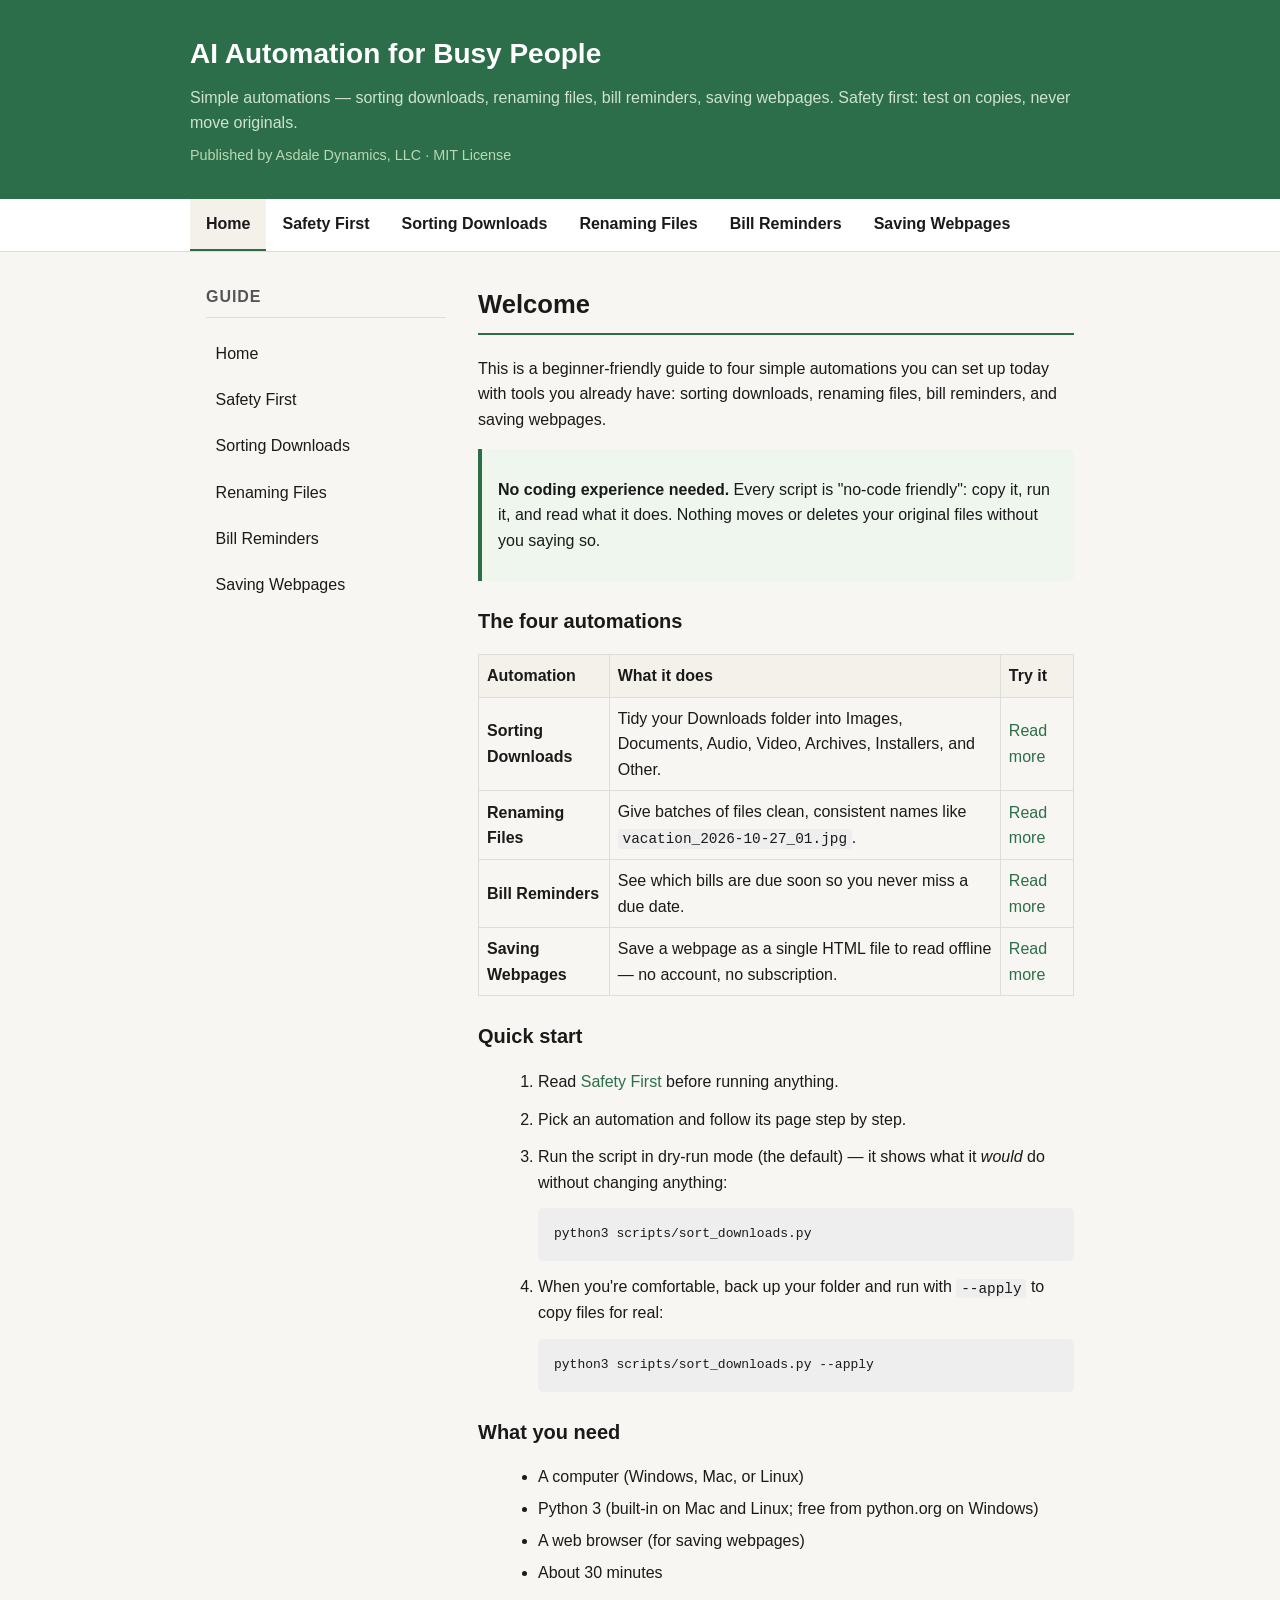
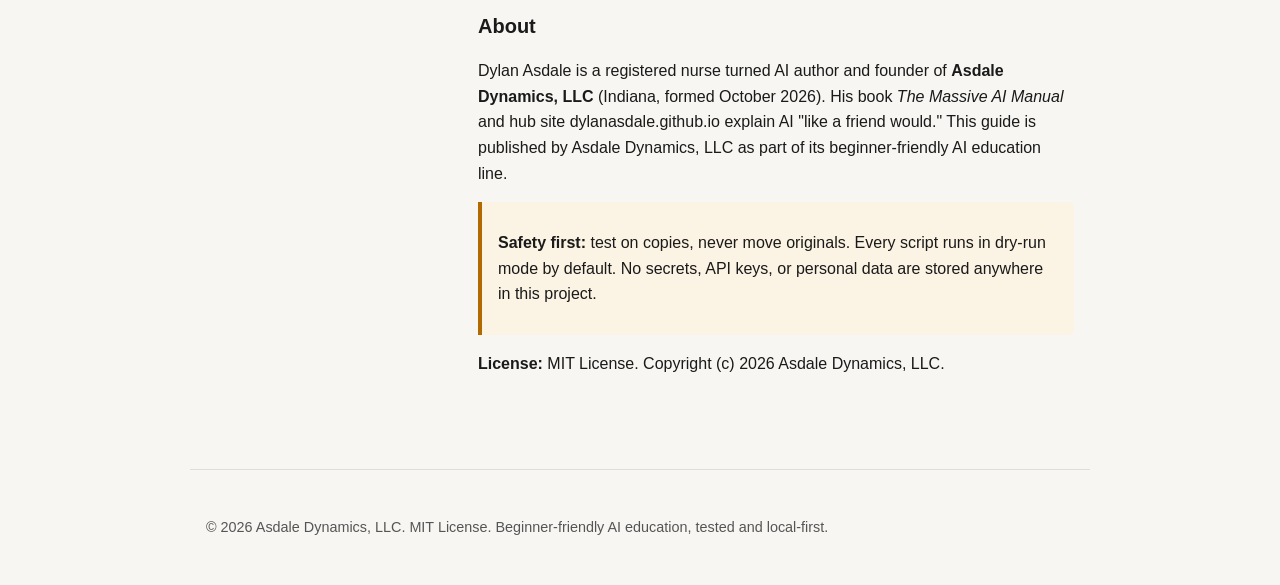
<file: static/index.html>
<!DOCTYPE html>
<html lang="en">
<head>
<meta charset="UTF-8">
<meta name="viewport" content="width=device-width, initial-scale=1.0">
<title>AI Automation for Busy People — Asdale Dynamics, LLC</title>
<link rel="stylesheet" href="style.css">
</head>
<body>

<header class="site-header">
  <div class="inner">
    <h1>AI Automation for Busy People</h1>
    <p>Simple automations &mdash; sorting downloads, renaming files, bill reminders, saving webpages. Safety first: test on copies, never move originals.</p>
    <p style="margin-top:0.5rem; font-size:0.9rem; color:#b9d9b2;">Published by Asdale Dynamics, LLC &middot; MIT License</p>
  </div>
</header>

<nav>
  <ul>
    <li><a href="index.html" class="active">Home</a></li>
    <li><a href="safety.html">Safety First</a></li>
    <li><a href="sorting-downloads.html">Sorting Downloads</a></li>
    <li><a href="renaming-files.html">Renaming Files</a></li>
    <li><a href="bill-reminders.html">Bill Reminders</a></li>
    <li><a href="saving-webpages.html">Saving Webpages</a></li>
  </ul>
</nav>

<main>
  <aside class="sidebar">
    <h2>Guide</h2>
    <ul>
      <li><a href="index.html">Home</a></li>
      <li><a href="safety.html">Safety First</a></li>
      <li><a href="sorting-downloads.html">Sorting Downloads</a></li>
      <li><a href="renaming-files.html">Renaming Files</a></li>
      <li><a href="bill-reminders.html">Bill Reminders</a></li>
      <li><a href="saving-webpages.html">Saving Webpages</a></li>
    </ul>
  </aside>

  <article class="content">
    <h1>Welcome</h1>
    <p>This is a beginner-friendly guide to four simple automations you can set up today with tools you already have: sorting downloads, renaming files, bill reminders, and saving webpages.</p>

    <div class="info-box">
      <p><strong>No coding experience needed.</strong> Every script is "no-code friendly": copy it, run it, and read what it does. Nothing moves or deletes your original files without you saying so.</p>
    </div>

    <h2>The four automations</h2>
    <table>
      <thead>
        <tr><th>Automation</th><th>What it does</th><th>Try it</th></tr>
      </thead>
      <tbody>
        <tr>
          <td><strong>Sorting Downloads</strong></td>
          <td>Tidy your Downloads folder into Images, Documents, Audio, Video, Archives, Installers, and Other.</td>
          <td><a href="sorting-downloads.html">Read more</a></td>
        </tr>
        <tr>
          <td><strong>Renaming Files</strong></td>
          <td>Give batches of files clean, consistent names like <code>vacation_2026-10-27_01.jpg</code>.</td>
          <td><a href="renaming-files.html">Read more</a></td>
        </tr>
        <tr>
          <td><strong>Bill Reminders</strong></td>
          <td>See which bills are due soon so you never miss a due date.</td>
          <td><a href="bill-reminders.html">Read more</a></td>
        </tr>
        <tr>
          <td><strong>Saving Webpages</strong></td>
          <td>Save a webpage as a single HTML file to read offline &mdash; no account, no subscription.</td>
          <td><a href="saving-webpages.html">Read more</a></td>
        </tr>
      </tbody>
    </table>

    <h2>Quick start</h2>
    <ol>
      <li><p>Read <a href="safety.html">Safety First</a> before running anything.</p></li>
      <li><p>Pick an automation and follow its page step by step.</p></li>
      <li><p>Run the script in dry-run mode (the default) &mdash; it shows what it <em>would</em> do without changing anything:</p>
        <pre>python3 scripts/sort_downloads.py</pre></li>
      <li><p>When you're comfortable, back up your folder and run with <code>--apply</code> to copy files for real:</p>
        <pre>python3 scripts/sort_downloads.py --apply</pre></li>
    </ol>

    <h2>What you need</h2>
    <ul>
      <li>A computer (Windows, Mac, or Linux)</li>
      <li>Python 3 (built-in on Mac and Linux; free from python.org on Windows)</li>
      <li>A web browser (for saving webpages)</li>
      <li>About 30 minutes</li>
    </ul>

    <h2>About</h2>
    <p>Dylan Asdale is a registered nurse turned AI author and founder of <strong>Asdale Dynamics, LLC</strong> (Indiana, formed October 2026). His book <em>The Massive AI Manual</em> and hub site dylanasdale.github.io explain AI "like a friend would." This guide is published by Asdale Dynamics, LLC as part of its beginner-friendly AI education line.</p>

    <div class="warn-box">
      <p><strong>Safety first:</strong> test on copies, never move originals. Every script runs in dry-run mode by default. No secrets, API keys, or personal data are stored anywhere in this project.</p>
    </div>

    <p><strong>License:</strong> MIT License. Copyright (c) 2026 Asdale Dynamics, LLC.</p>
  </article>
</main>

<footer>
  <p>&copy; 2026 Asdale Dynamics, LLC. MIT License. Beginner-friendly AI education, tested and local-first.</p>
</footer>

</body>
</html>
</file>
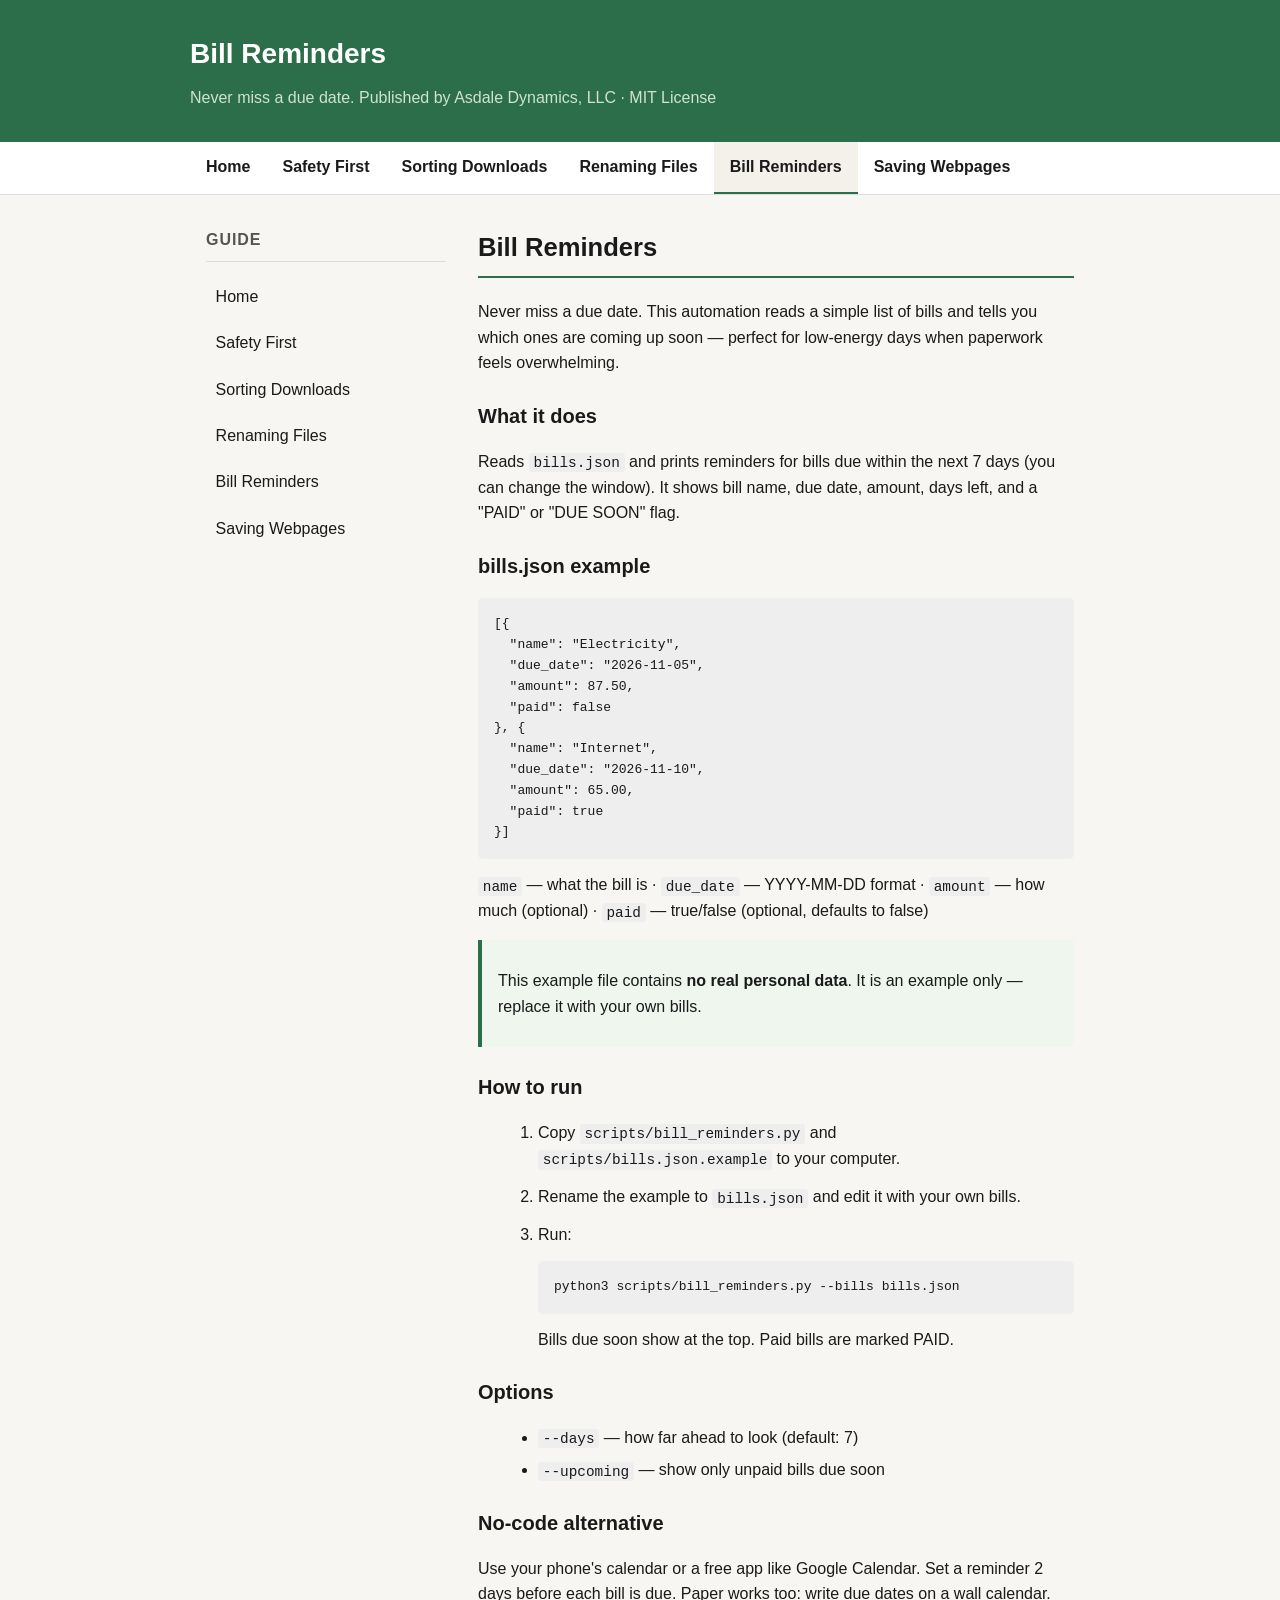
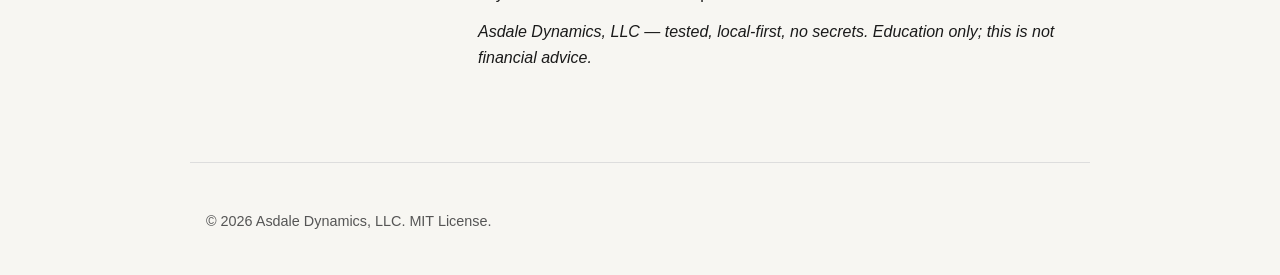
<file: static/bill-reminders.html>
<!DOCTYPE html>
<html lang="en">
<head>
<meta charset="UTF-8">
<meta name="viewport" content="width=device-width, initial-scale=1.0">
<title>Bill Reminders — AI Automation for Busy People</title>
<link rel="stylesheet" href="style.css">
</head>
<body>

<header class="site-header">
  <div class="inner">
    <h1>Bill Reminders</h1>
    <p>Never miss a due date. Published by Asdale Dynamics, LLC &middot; MIT License</p>
  </div>
</header>

<nav>
  <ul>
    <li><a href="index.html">Home</a></li>
    <li><a href="safety.html">Safety First</a></li>
    <li><a href="sorting-downloads.html">Sorting Downloads</a></li>
    <li><a href="renaming-files.html">Renaming Files</a></li>
    <li><a href="bill-reminders.html" class="active">Bill Reminders</a></li>
    <li><a href="saving-webpages.html">Saving Webpages</a></li>
  </ul>
</nav>

<main>
  <aside class="sidebar">
    <h2>Guide</h2>
    <ul>
      <li><a href="index.html">Home</a></li>
      <li><a href="safety.html">Safety First</a></li>
      <li><a href="sorting-downloads.html">Sorting Downloads</a></li>
      <li><a href="renaming-files.html">Renaming Files</a></li>
      <li><a href="bill-reminders.html" class="active">Bill Reminders</a></li>
      <li><a href="saving-webpages.html">Saving Webpages</a></li>
    </ul>
  </aside>

  <article class="content">
    <h1>Bill Reminders</h1>
    <p>Never miss a due date. This automation reads a simple list of bills and tells you which ones are coming up soon &mdash; perfect for low-energy days when paperwork feels overwhelming.</p>

    <h2>What it does</h2>
    <p>Reads <code>bills.json</code> and prints reminders for bills due within the next 7 days (you can change the window). It shows bill name, due date, amount, days left, and a "PAID" or "DUE SOON" flag.</p>

    <h2>bills.json example</h2>
    <pre>[{
  "name": "Electricity",
  "due_date": "2026-11-05",
  "amount": 87.50,
  "paid": false
}, {
  "name": "Internet",
  "due_date": "2026-11-10",
  "amount": 65.00,
  "paid": true
}]</pre>
    <p><code>name</code> &mdash; what the bill is &middot; <code>due_date</code> &mdash; YYYY-MM-DD format &middot; <code>amount</code> &mdash; how much (optional) &middot; <code>paid</code> &mdash; true/false (optional, defaults to false)</p>

    <div class="info-box">
      <p>This example file contains <strong>no real personal data</strong>. It is an example only &mdash; replace it with your own bills.</p>
    </div>

    <h2>How to run</h2>
    <ol>
      <li><p>Copy <code>scripts/bill_reminders.py</code> and <code>scripts/bills.json.example</code> to your computer.</p></li>
      <li><p>Rename the example to <code>bills.json</code> and edit it with your own bills.</p></li>
      <li><p>Run:</p>
        <pre>python3 scripts/bill_reminders.py --bills bills.json</pre>
        <p>Bills due soon show at the top. Paid bills are marked PAID.</p></li>
    </ol>

    <h2>Options</h2>
    <ul>
      <li><code>--days</code> &mdash; how far ahead to look (default: 7)</li>
      <li><code>--upcoming</code> &mdash; show only unpaid bills due soon</li>
    </ul>

    <h2>No-code alternative</h2>
    <p>Use your phone's calendar or a free app like Google Calendar. Set a reminder 2 days before each bill is due. Paper works too: write due dates on a wall calendar.</p>

    <p><em>Asdale Dynamics, LLC &mdash; tested, local-first, no secrets. Education only; this is not financial advice.</em></p>
  </article>
</main>

<footer>
  <p>&copy; 2026 Asdale Dynamics, LLC. MIT License.</p>
</footer>

</body>
</html>
</file>
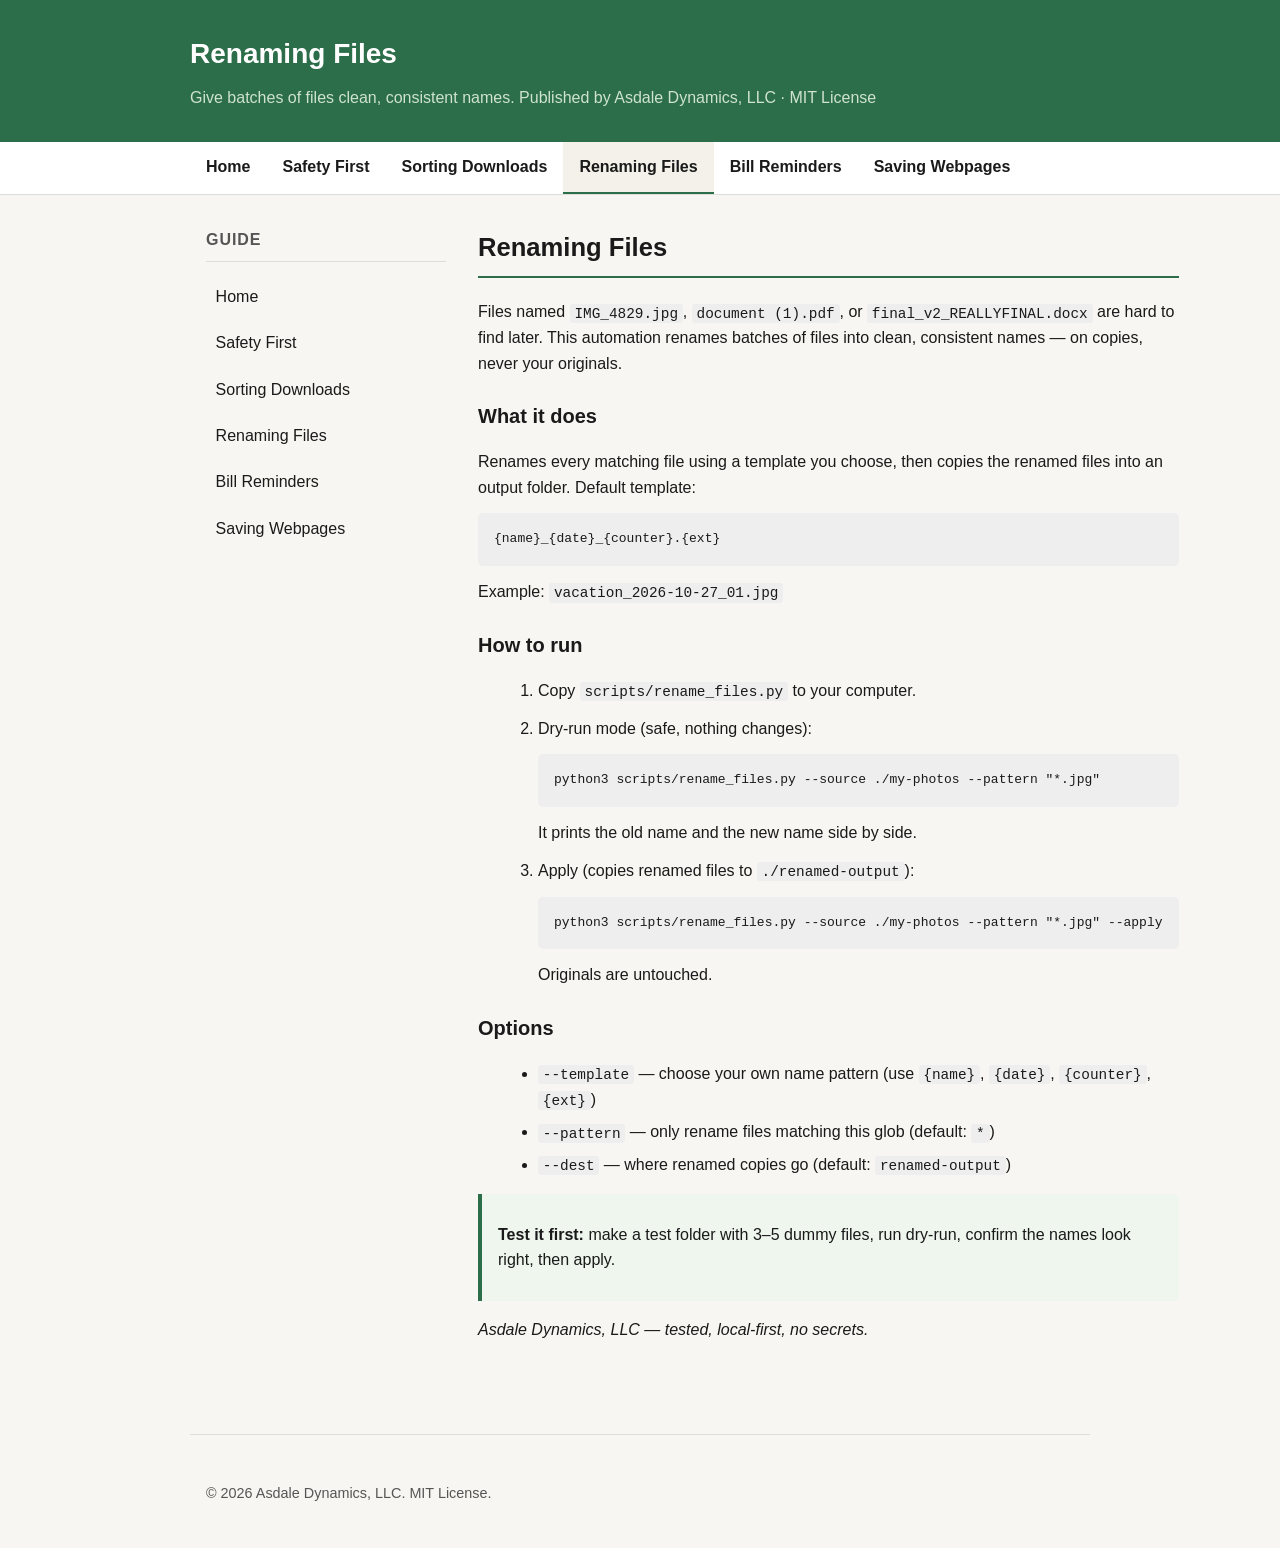
<file: static/renaming-files.html>
<!DOCTYPE html>
<html lang="en">
<head>
<meta charset="UTF-8">
<meta name="viewport" content="width=device-width, initial-scale=1.0">
<title>Renaming Files — AI Automation for Busy People</title>
<link rel="stylesheet" href="style.css">
</head>
<body>

<header class="site-header">
  <div class="inner">
    <h1>Renaming Files</h1>
    <p>Give batches of files clean, consistent names. Published by Asdale Dynamics, LLC &middot; MIT License</p>
  </div>
</header>

<nav>
  <ul>
    <li><a href="index.html">Home</a></li>
    <li><a href="safety.html">Safety First</a></li>
    <li><a href="sorting-downloads.html">Sorting Downloads</a></li>
    <li><a href="renaming-files.html" class="active">Renaming Files</a></li>
    <li><a href="bill-reminders.html">Bill Reminders</a></li>
    <li><a href="saving-webpages.html">Saving Webpages</a></li>
  </ul>
</nav>

<main>
  <aside class="sidebar">
    <h2>Guide</h2>
    <ul>
      <li><a href="index.html">Home</a></li>
      <li><a href="safety.html">Safety First</a></li>
      <li><a href="sorting-downloads.html">Sorting Downloads</a></li>
      <li><a href="renaming-files.html" class="active">Renaming Files</a></li>
      <li><a href="bill-reminders.html">Bill Reminders</a></li>
      <li><a href="saving-webpages.html">Saving Webpages</a></li>
    </ul>
  </aside>

  <article class="content">
    <h1>Renaming Files</h1>
    <p>Files named <code>IMG_4829.jpg</code>, <code>document (1).pdf</code>, or <code>final_v2_REALLYFINAL.docx</code> are hard to find later. This automation renames batches of files into clean, consistent names &mdash; on copies, never your originals.</p>

    <h2>What it does</h2>
    <p>Renames every matching file using a template you choose, then copies the renamed files into an output folder. Default template:</p>
    <pre>{name}_{date}_{counter}.{ext}</pre>
    <p>Example: <code>vacation_2026-10-27_01.jpg</code></p>

    <h2>How to run</h2>
    <ol>
      <li><p>Copy <code>scripts/rename_files.py</code> to your computer.</p></li>
      <li><p>Dry-run mode (safe, nothing changes):</p>
        <pre>python3 scripts/rename_files.py --source ./my-photos --pattern "*.jpg"</pre>
        <p>It prints the old name and the new name side by side.</p></li>
      <li><p>Apply (copies renamed files to <code>./renamed-output</code>):</p>
        <pre>python3 scripts/rename_files.py --source ./my-photos --pattern "*.jpg" --apply</pre>
        <p>Originals are untouched.</p></li>
    </ol>

    <h2>Options</h2>
    <ul>
      <li><code>--template</code> &mdash; choose your own name pattern (use <code>{name}</code>, <code>{date}</code>, <code>{counter}</code>, <code>{ext}</code>)</li>
      <li><code>--pattern</code> &mdash; only rename files matching this glob (default: <code>*</code>)</li>
      <li><code>--dest</code> &mdash; where renamed copies go (default: <code>renamed-output</code>)</li>
    </ul>

    <div class="info-box">
      <p><strong>Test it first:</strong> make a test folder with 3&ndash;5 dummy files, run dry-run, confirm the names look right, then apply.</p>
    </div>

    <p><em>Asdale Dynamics, LLC &mdash; tested, local-first, no secrets.</em></p>
  </article>
</main>

<footer>
  <p>&copy; 2026 Asdale Dynamics, LLC. MIT License.</p>
</footer>

</body>
</html>
</file>
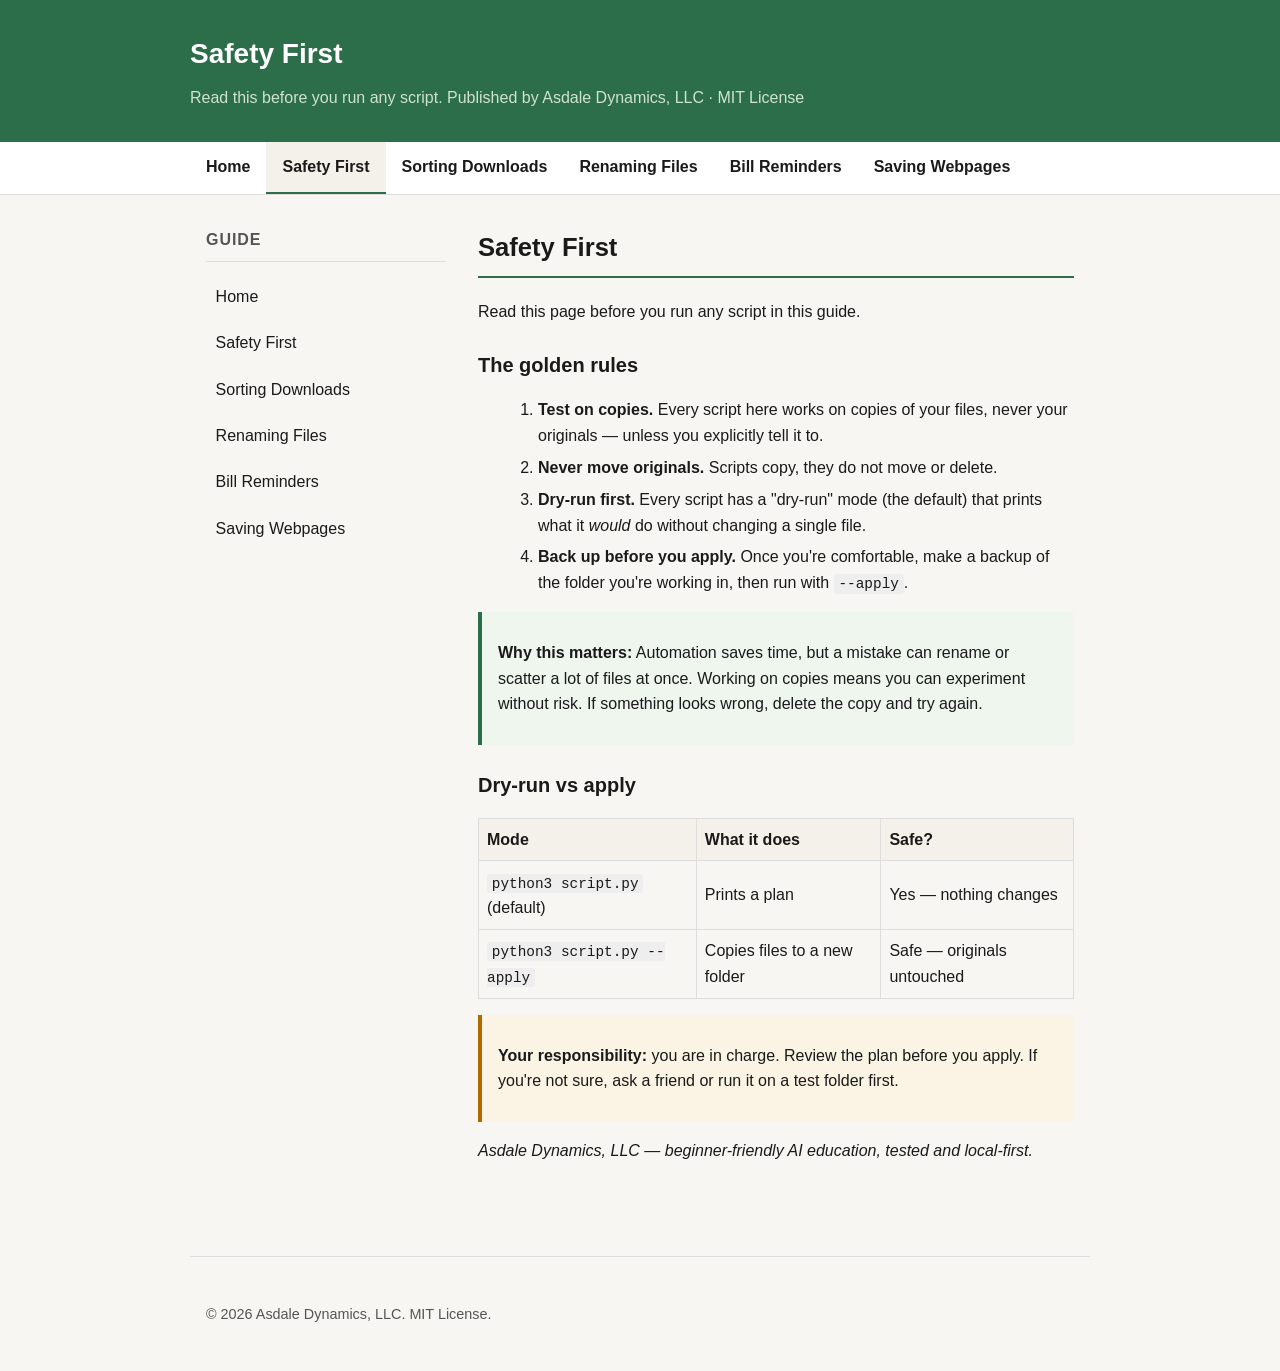
<file: static/safety.html>
<!DOCTYPE html>
<html lang="en">
<head>
<meta charset="UTF-8">
<meta name="viewport" content="width=device-width, initial-scale=1.0">
<title>Safety First — AI Automation for Busy People</title>
<link rel="stylesheet" href="style.css">
</head>
<body>

<header class="site-header">
  <div class="inner">
    <h1>Safety First</h1>
    <p>Read this before you run any script. Published by Asdale Dynamics, LLC &middot; MIT License</p>
  </div>
</header>

<nav>
  <ul>
    <li><a href="index.html">Home</a></li>
    <li><a href="safety.html" class="active">Safety First</a></li>
    <li><a href="sorting-downloads.html">Sorting Downloads</a></li>
    <li><a href="renaming-files.html">Renaming Files</a></li>
    <li><a href="bill-reminders.html">Bill Reminders</a></li>
    <li><a href="saving-webpages.html">Saving Webpages</a></li>
  </ul>
</nav>

<main>
  <aside class="sidebar">
    <h2>Guide</h2>
    <ul>
      <li><a href="index.html">Home</a></li>
      <li><a href="safety.html" class="active">Safety First</a></li>
      <li><a href="sorting-downloads.html">Sorting Downloads</a></li>
      <li><a href="renaming-files.html">Renaming Files</a></li>
      <li><a href="bill-reminders.html">Bill Reminders</a></li>
      <li><a href="saving-webpages.html">Saving Webpages</a></li>
    </ul>
  </aside>

  <article class="content">
    <h1>Safety First</h1>
    <p>Read this page before you run any script in this guide.</p>

    <h2>The golden rules</h2>
    <ol>
      <li><strong>Test on copies.</strong> Every script here works on copies of your files, never your originals &mdash; unless you explicitly tell it to.</li>
      <li><strong>Never move originals.</strong> Scripts copy, they do not move or delete.</li>
      <li><strong>Dry-run first.</strong> Every script has a "dry-run" mode (the default) that prints what it <em>would</em> do without changing a single file.</li>
      <li><strong>Back up before you apply.</strong> Once you're comfortable, make a backup of the folder you're working in, then run with <code>--apply</code>.</li>
    </ol>

    <div class="info-box">
      <p><strong>Why this matters:</strong> Automation saves time, but a mistake can rename or scatter a lot of files at once. Working on copies means you can experiment without risk. If something looks wrong, delete the copy and try again.</p>
    </div>

    <h2>Dry-run vs apply</h2>
    <table>
      <thead><tr><th>Mode</th><th>What it does</th><th>Safe?</th></tr></thead>
      <tbody>
        <tr><td><code>python3 script.py</code> (default)</td><td>Prints a plan</td><td>Yes &mdash; nothing changes</td></tr>
        <tr><td><code>python3 script.py --apply</code></td><td>Copies files to a new folder</td><td>Safe &mdash; originals untouched</td></tr>
      </tbody>
    </table>

    <div class="warn-box">
      <p><strong>Your responsibility:</strong> you are in charge. Review the plan before you apply. If you're not sure, ask a friend or run it on a test folder first.</p>
    </div>

    <p><em>Asdale Dynamics, LLC &mdash; beginner-friendly AI education, tested and local-first.</em></p>
  </article>
</main>

<footer>
  <p>&copy; 2026 Asdale Dynamics, LLC. MIT License.</p>
</footer>

</body>
</html>
</file>
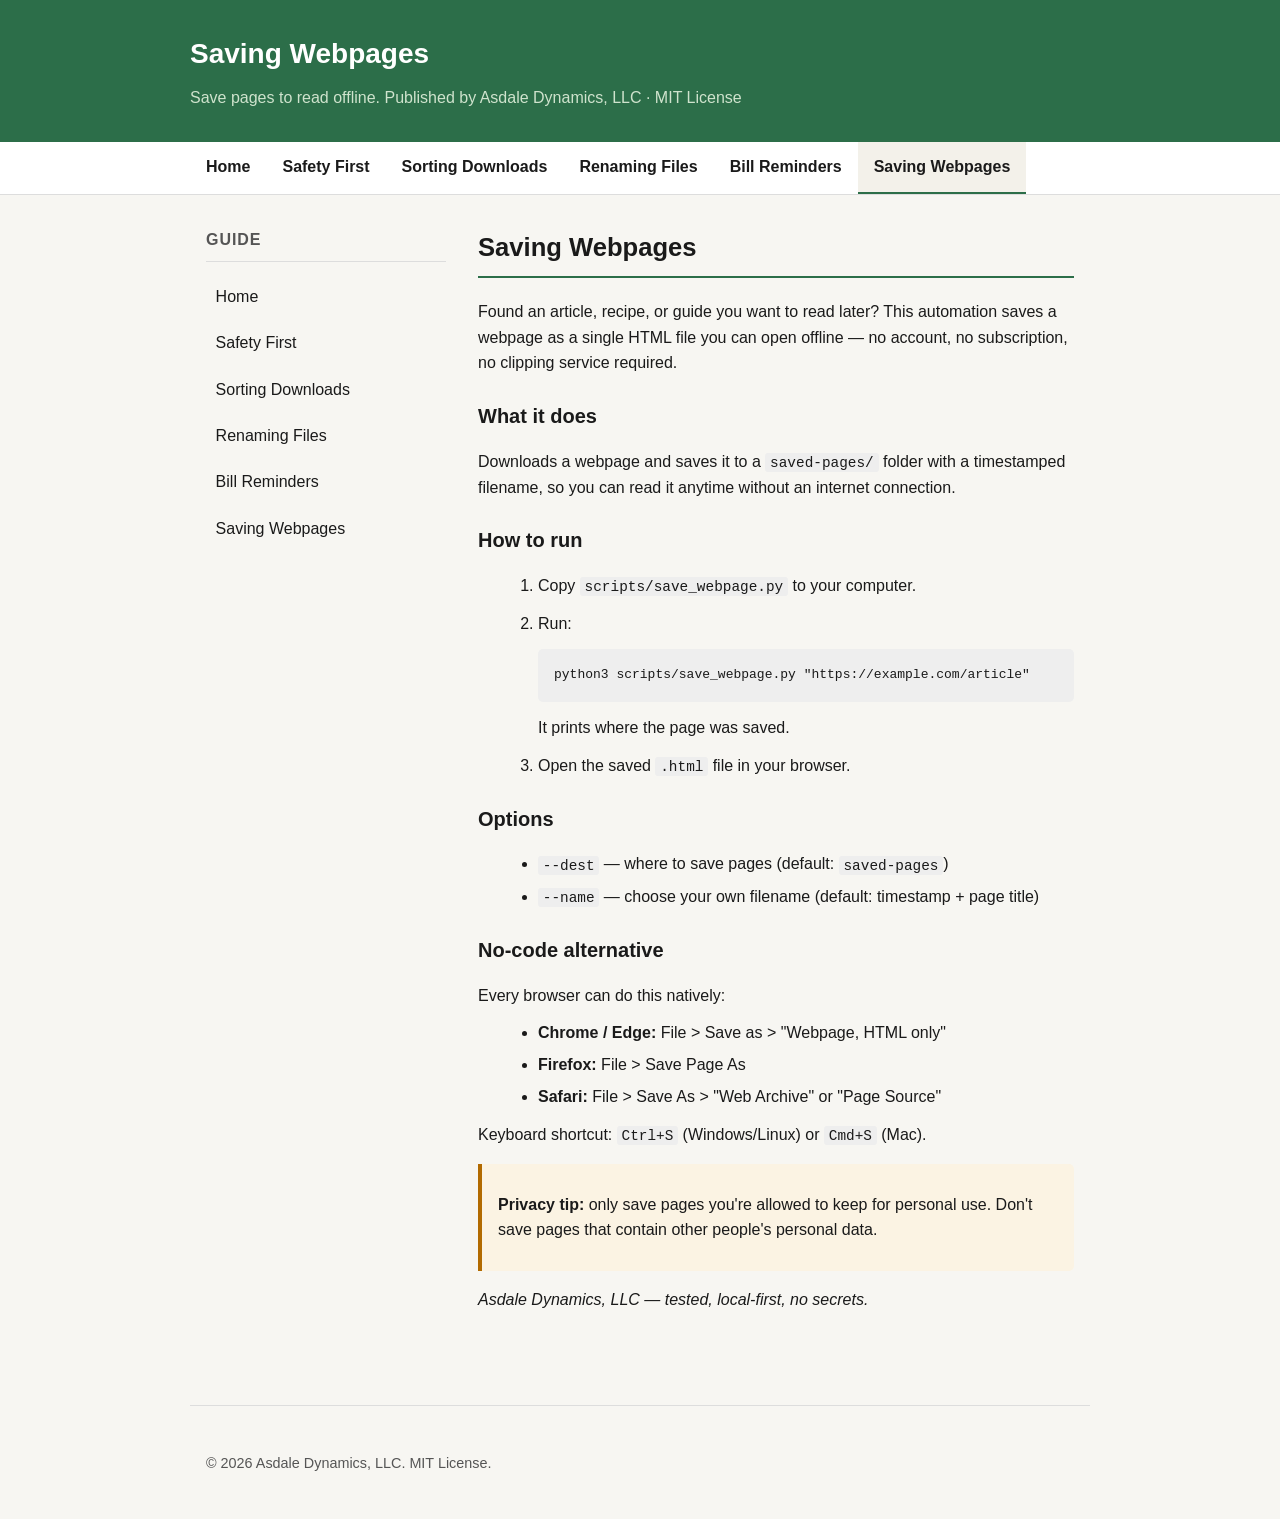
<file: static/saving-webpages.html>
<!DOCTYPE html>
<html lang="en">
<head>
<meta charset="UTF-8">
<meta name="viewport" content="width=device-width, initial-scale=1.0">
<title>Saving Webpages — AI Automation for Busy People</title>
<link rel="stylesheet" href="style.css">
</head>
<body>

<header class="site-header">
  <div class="inner">
    <h1>Saving Webpages</h1>
    <p>Save pages to read offline. Published by Asdale Dynamics, LLC &middot; MIT License</p>
  </div>
</header>

<nav>
  <ul>
    <li><a href="index.html">Home</a></li>
    <li><a href="safety.html">Safety First</a></li>
    <li><a href="sorting-downloads.html">Sorting Downloads</a></li>
    <li><a href="renaming-files.html">Renaming Files</a></li>
    <li><a href="bill-reminders.html">Bill Reminders</a></li>
    <li><a href="saving-webpages.html" class="active">Saving Webpages</a></li>
  </ul>
</nav>

<main>
  <aside class="sidebar">
    <h2>Guide</h2>
    <ul>
      <li><a href="index.html">Home</a></li>
      <li><a href="safety.html">Safety First</a></li>
      <li><a href="sorting-downloads.html">Sorting Downloads</a></li>
      <li><a href="renaming-files.html">Renaming Files</a></li>
      <li><a href="bill-reminders.html">Bill Reminders</a></li>
      <li><a href="saving-webpages.html" class="active">Saving Webpages</a></li>
    </ul>
  </aside>

  <article class="content">
    <h1>Saving Webpages</h1>
    <p>Found an article, recipe, or guide you want to read later? This automation saves a webpage as a single HTML file you can open offline &mdash; no account, no subscription, no clipping service required.</p>

    <h2>What it does</h2>
    <p>Downloads a webpage and saves it to a <code>saved-pages/</code> folder with a timestamped filename, so you can read it anytime without an internet connection.</p>

    <h2>How to run</h2>
    <ol>
      <li><p>Copy <code>scripts/save_webpage.py</code> to your computer.</p></li>
      <li><p>Run:</p>
        <pre>python3 scripts/save_webpage.py "https://example.com/article"</pre>
        <p>It prints where the page was saved.</p></li>
      <li><p>Open the saved <code>.html</code> file in your browser.</p></li>
    </ol>

    <h2>Options</h2>
    <ul>
      <li><code>--dest</code> &mdash; where to save pages (default: <code>saved-pages</code>)</li>
      <li><code>--name</code> &mdash; choose your own filename (default: timestamp + page title)</li>
    </ul>

    <h2>No-code alternative</h2>
    <p>Every browser can do this natively:</p>
    <ul>
      <li><strong>Chrome / Edge:</strong> File &gt; Save as &gt; "Webpage, HTML only"</li>
      <li><strong>Firefox:</strong> File &gt; Save Page As</li>
      <li><strong>Safari:</strong> File &gt; Save As &gt; "Web Archive" or "Page Source"</li>
    </ul>
    <p>Keyboard shortcut: <code>Ctrl+S</code> (Windows/Linux) or <code>Cmd+S</code> (Mac).</p>

    <div class="warn-box">
      <p><strong>Privacy tip:</strong> only save pages you're allowed to keep for personal use. Don't save pages that contain other people's personal data.</p>
    </div>

    <p><em>Asdale Dynamics, LLC &mdash; tested, local-first, no secrets.</em></p>
  </article>
</main>

<footer>
  <p>&copy; 2026 Asdale Dynamics, LLC. MIT License.</p>
</footer>

</body>
</html>
</file>
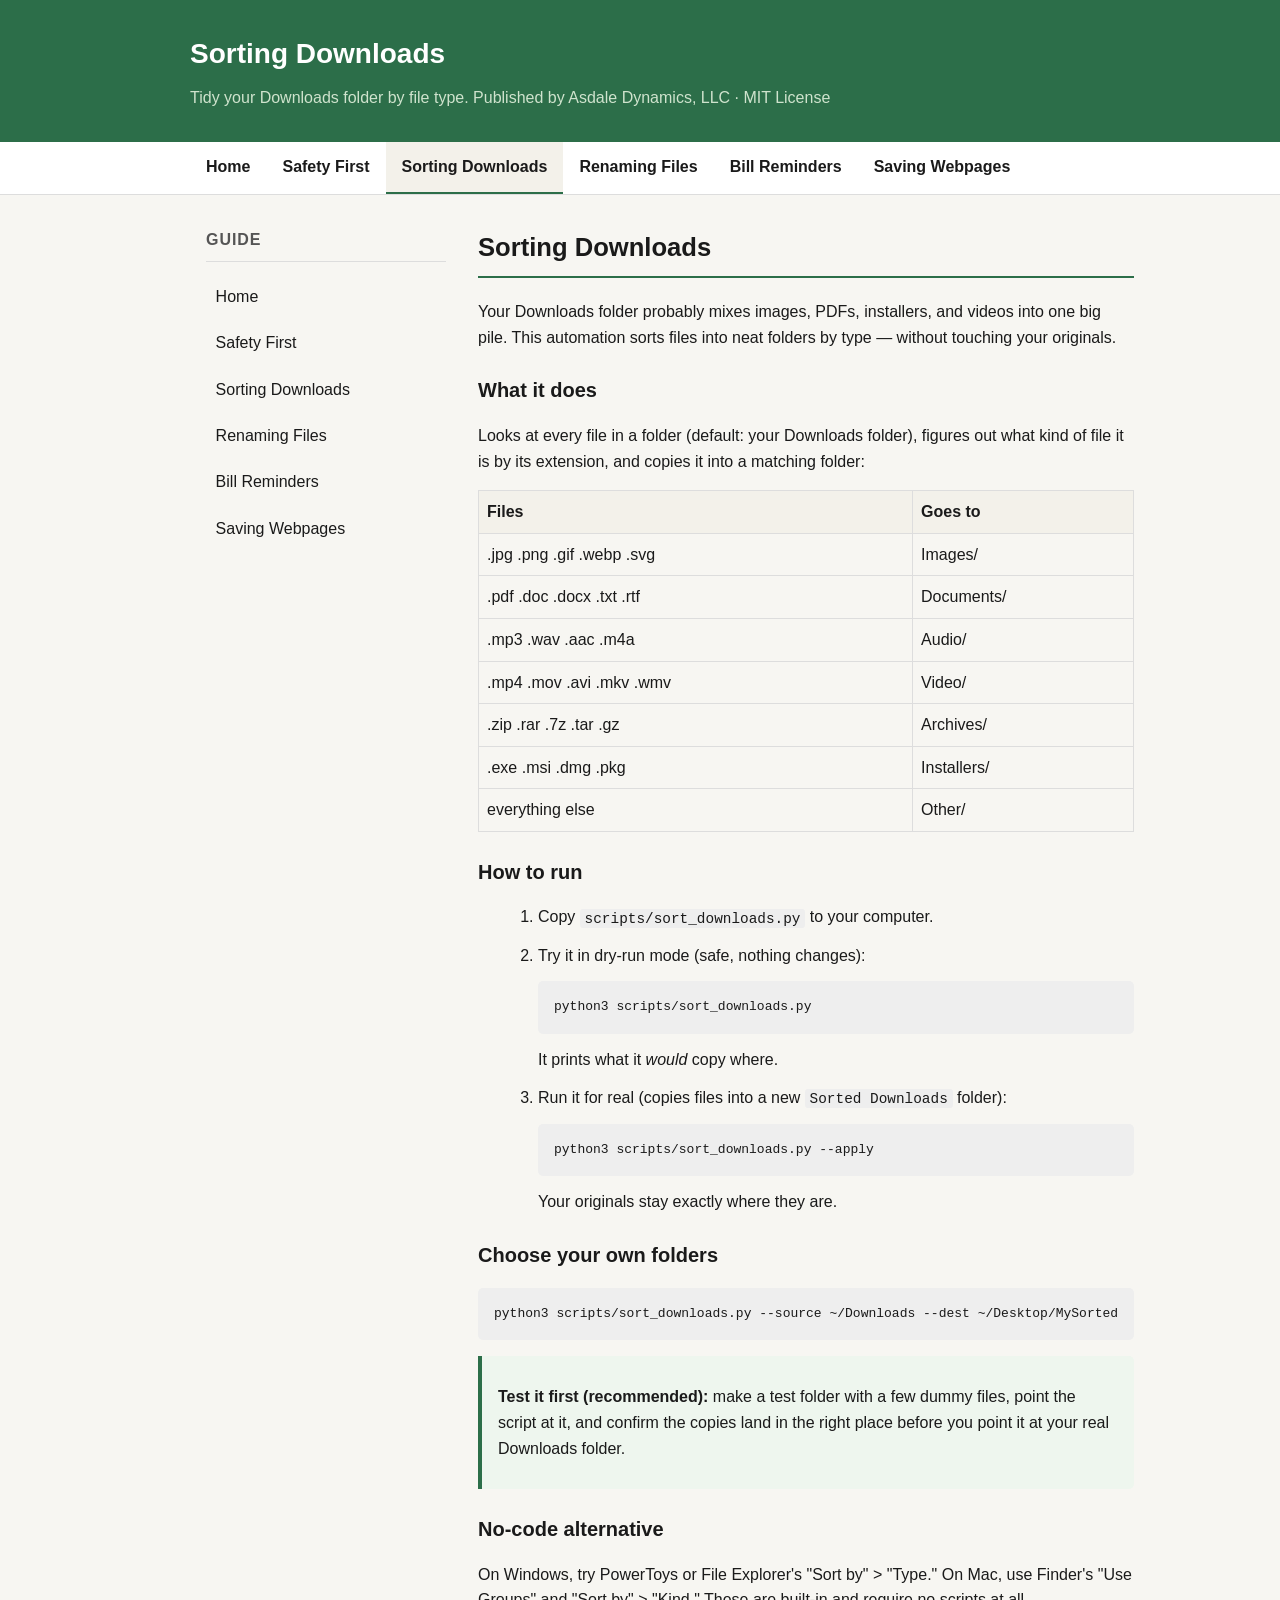
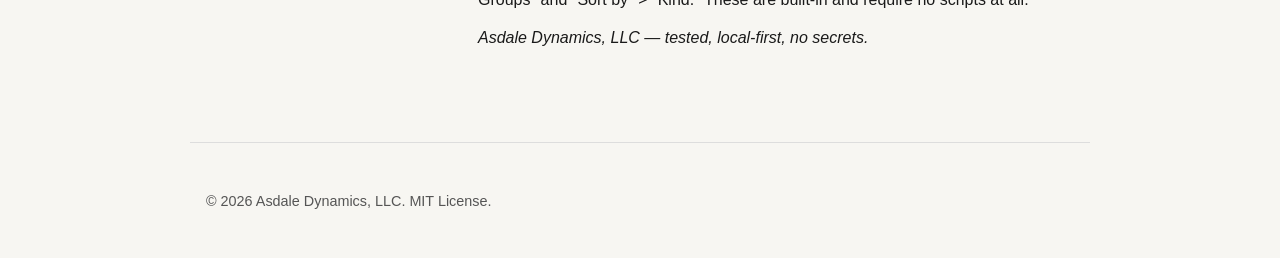
<file: static/sorting-downloads.html>
<!DOCTYPE html>
<html lang="en">
<head>
<meta charset="UTF-8">
<meta name="viewport" content="width=device-width, initial-scale=1.0">
<title>Sorting Downloads — AI Automation for Busy People</title>
<link rel="stylesheet" href="style.css">
</head>
<body>

<header class="site-header">
  <div class="inner">
    <h1>Sorting Downloads</h1>
    <p>Tidy your Downloads folder by file type. Published by Asdale Dynamics, LLC &middot; MIT License</p>
  </div>
</header>

<nav>
  <ul>
    <li><a href="index.html">Home</a></li>
    <li><a href="safety.html">Safety First</a></li>
    <li><a href="sorting-downloads.html" class="active">Sorting Downloads</a></li>
    <li><a href="renaming-files.html">Renaming Files</a></li>
    <li><a href="bill-reminders.html">Bill Reminders</a></li>
    <li><a href="saving-webpages.html">Saving Webpages</a></li>
  </ul>
</nav>

<main>
  <aside class="sidebar">
    <h2>Guide</h2>
    <ul>
      <li><a href="index.html">Home</a></li>
      <li><a href="safety.html">Safety First</a></li>
      <li><a href="sorting-downloads.html" class="active">Sorting Downloads</a></li>
      <li><a href="renaming-files.html">Renaming Files</a></li>
      <li><a href="bill-reminders.html">Bill Reminders</a></li>
      <li><a href="saving-webpages.html">Saving Webpages</a></li>
    </ul>
  </aside>

  <article class="content">
    <h1>Sorting Downloads</h1>
    <p>Your Downloads folder probably mixes images, PDFs, installers, and videos into one big pile. This automation sorts files into neat folders by type &mdash; without touching your originals.</p>

    <h2>What it does</h2>
    <p>Looks at every file in a folder (default: your Downloads folder), figures out what kind of file it is by its extension, and copies it into a matching folder:</p>

    <table>
      <thead><tr><th>Files</th><th>Goes to</th></tr></thead>
      <tbody>
        <tr><td>.jpg .png .gif .webp .svg</td><td>Images/</td></tr>
        <tr><td>.pdf .doc .docx .txt .rtf</td><td>Documents/</td></tr>
        <tr><td>.mp3 .wav .aac .m4a</td><td>Audio/</td></tr>
        <tr><td>.mp4 .mov .avi .mkv .wmv</td><td>Video/</td></tr>
        <tr><td>.zip .rar .7z .tar .gz</td><td>Archives/</td></tr>
        <tr><td>.exe .msi .dmg .pkg</td><td>Installers/</td></tr>
        <tr><td>everything else</td><td>Other/</td></tr>
      </tbody>
    </table>

    <h2>How to run</h2>
    <ol>
      <li><p>Copy <code>scripts/sort_downloads.py</code> to your computer.</p></li>
      <li><p>Try it in dry-run mode (safe, nothing changes):</p>
        <pre>python3 scripts/sort_downloads.py</pre>
        <p>It prints what it <em>would</em> copy where.</p></li>
      <li><p>Run it for real (copies files into a new <code>Sorted Downloads</code> folder):</p>
        <pre>python3 scripts/sort_downloads.py --apply</pre>
        <p>Your originals stay exactly where they are.</p></li>
    </ol>

    <h2>Choose your own folders</h2>
    <pre>python3 scripts/sort_downloads.py --source ~/Downloads --dest ~/Desktop/MySorted</pre>

    <div class="info-box">
      <p><strong>Test it first (recommended):</strong> make a test folder with a few dummy files, point the script at it, and confirm the copies land in the right place before you point it at your real Downloads folder.</p>
    </div>

    <h2>No-code alternative</h2>
    <p>On Windows, try PowerToys or File Explorer's "Sort by" &gt; "Type." On Mac, use Finder's "Use Groups" and "Sort by" &gt; "Kind." These are built-in and require no scripts at all.</p>

    <p><em>Asdale Dynamics, LLC &mdash; tested, local-first, no secrets.</em></p>
  </article>
</main>

<footer>
  <p>&copy; 2026 Asdale Dynamics, LLC. MIT License.</p>
</footer>

</body>
</html>
</file>
<file: static/style.css>
/* AI Automation for Busy People — static site styles */
:root {
  --bg: #f7f6f2;
  --paper: #ffffff;
  --ink: #1a1a1a;
  --muted: #555;
  --accent: #2c6e49;
  --accent-hover: #1f5337;
  --line: #ddd;
}

* { box-sizing: border-box; }
html { scroll-behavior: smooth; }

body {
  margin: 0;
  font-family: -apple-system, BlinkMacSystemFont, "Segoe UI", Roboto, Helvetica, Arial, sans-serif;
  background: var(--bg);
  color: var(--ink);
  line-height: 1.6;
}

a { color: var(--accent); text-decoration: none; }
a:hover { text-decoration: underline; }

header.site-header {
  background: var(--accent);
  color: #fff;
  padding: 2rem 1rem;
}
header.site-header .inner { max-width: 900px; margin: 0 auto; }
header.site-header h1 { margin: 0; font-size: 1.75rem; font-weight: 700; }
header.site-header p { margin: 0.5rem 0 0; color: #cfe3cd; font-size: 1rem; }

nav {
  background: #fff;
  border-bottom: 1px solid var(--line);
  position: sticky; top: 0; z-index: 10;
}
nav ul { list-style: none; margin: 0; padding: 0; display: flex; max-width: 900px; margin: 0 auto; }
nav li { }
nav a { display: block; padding: 0.75rem 1rem; color: var(--ink); font-weight: 600; border-bottom: 2px solid transparent; }
nav a:hover, nav a.active { background: #f3f1ea; border-bottom-color: var(--accent); }

main { max-width: 900px; margin: 0 auto; padding: 2rem 1rem; display: grid; grid-template-columns: 1fr; gap: 2rem; }
@media (min-width: 700px) { main { grid-template-columns: 240px 1fr; } }

aside.sidebar {
  position: sticky; top: 70px;
}
aside.sidebar h2 { font-size: 1rem; text-transform: uppercase; letter-spacing: 0.06em; color: var(--muted); margin: 0 0 1rem; border-bottom: 1px solid var(--line); padding-bottom: 0.5rem; }
aside.sidebar ul { list-style: none; margin: 0; padding: 0; }
aside.sidebar li { margin-bottom: 0.5rem; }
aside.sidebar a { display: block; padding: 0.4rem 0.6rem; border-radius: 4px; color: var(--ink); }
aside.sidebar a:hover { background: #f3f1ea; }

article.content h1 { font-size: 1.6rem; margin-top: 0; border-bottom: 2px solid var(--accent); padding-bottom: 0.5rem; }
article.content h2 { font-size: 1.25rem; margin-top: 1.5rem; }
article.content p { margin: 0.75rem 0; }
article.content ul, article.content ol { margin: 0.75rem 0 0.75rem 1.25rem; }
article.content li { margin-bottom: 0.4rem; }
article.content code { background: #eee; padding: 0.1rem 0.3rem; border-radius: 3px; font-family: ui-monospace, SFMono-Regular, Menlo, monospace; font-size: 0.9em; }
article.content pre { background: #eee; padding: 1rem; border-radius: 5px; overflow: auto; }
article.content pre code { background: transparent; padding: 0; }

table { width: 100%; border-collapse: collapse; margin: 1rem 0; }
th, td { border: 1px solid var(--line); padding: 0.5rem; text-align: left; }
th { background: #f3f1ea; }

.info-box {
  background: #eef6ee;
  border-left: 4px solid var(--accent);
  padding: 1rem;
  margin: 1rem 0;
  border-radius: 0 5px 5px 0;
}
.warn-box {
  background: #fbf3e3;
  border-left: 4px solid #b26a00;
  padding: 1rem;
  margin: 1rem 0;
  border-radius: 0 5px 5px 0;
}

footer {
  margin-top: 3rem;
  padding: 2rem 1rem;
  border-top: 1px solid var(--line);
  font-size: 0.9rem;
  color: var(--muted);
  max-width: 900px;
  margin-left: auto;
  margin-right: auto;
}
</file>
